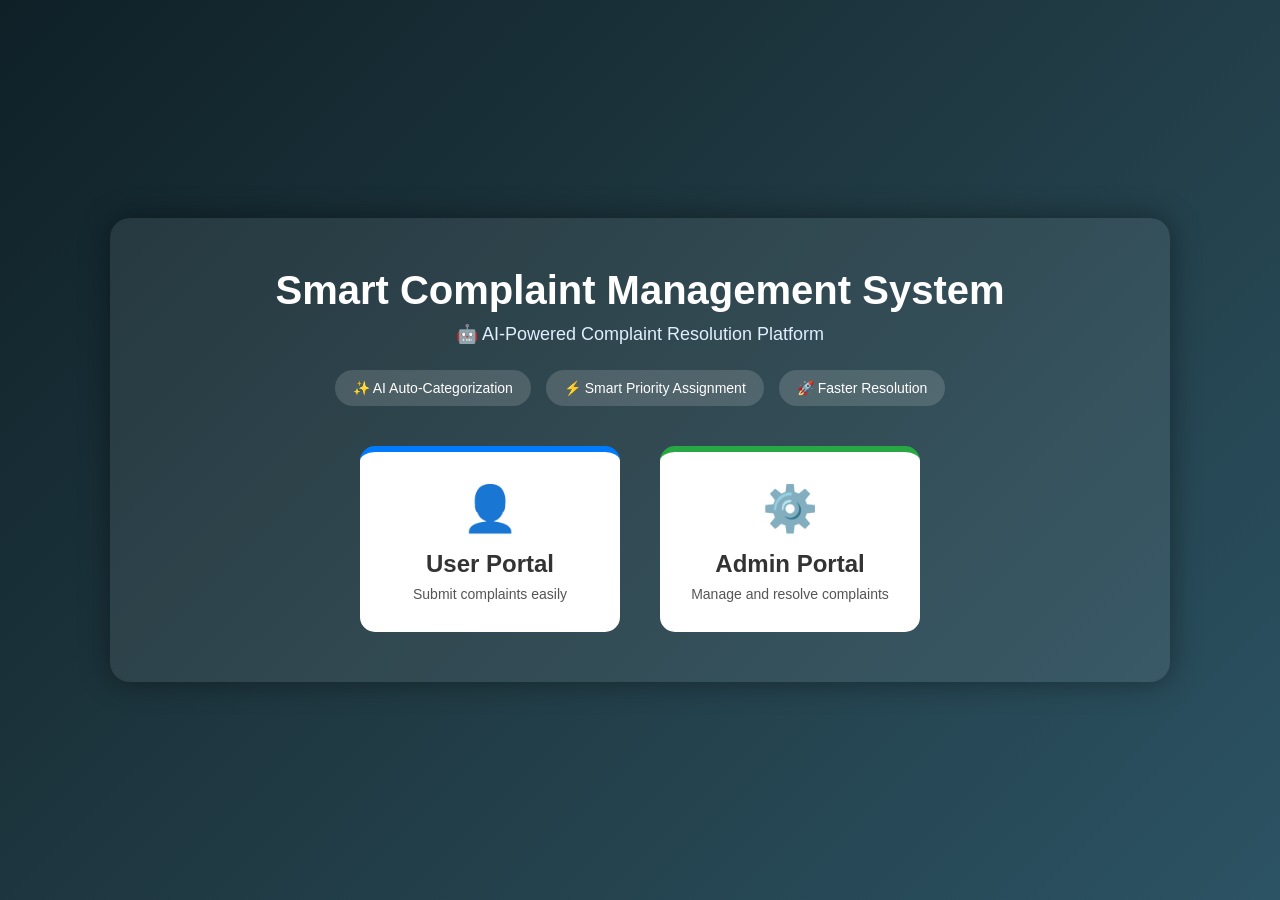
<file: frontend/index.html>
<!DOCTYPE html>
<html lang="en">
<head>
    <meta charset="UTF-8">
    <meta name="viewport" content="width=device-width, initial-scale=1.0">
    <title>Smart Complaint Management System</title>
    <link rel="stylesheet" href="style.css">
</head>
<body>

<div class="container">
    <div class="landing-page">
        <h1>Smart Complaint Management System</h1>
        <p class="subtitle">🤖 AI-Powered Complaint Resolution Platform</p>

        <div class="ai-features">
            <div class="ai-feature-item">✨ AI Auto-Categorization</div>
            <div class="ai-feature-item">⚡ Smart Priority Assignment</div>
            <div class="ai-feature-item">🚀 Faster Resolution</div>
        </div>

        <div class="selection-cards">
            <!-- USER -->
            <div class="card user-card" onclick="window.location.href='user-login.html'">
                <div class="card-icon">👤</div>
                <h2>User Portal</h2>
                <p>Submit complaints easily</p>
            </div>

            <!-- ADMIN -->
            <div class="card admin-card" onclick="window.location.href='admin-login.html'">
                <div class="card-icon">⚙️</div>
                <h2>Admin Portal</h2>
                <p>Manage and resolve complaints</p>
            </div>
        </div>
    </div>
</div>

</body>
</html>
</file>
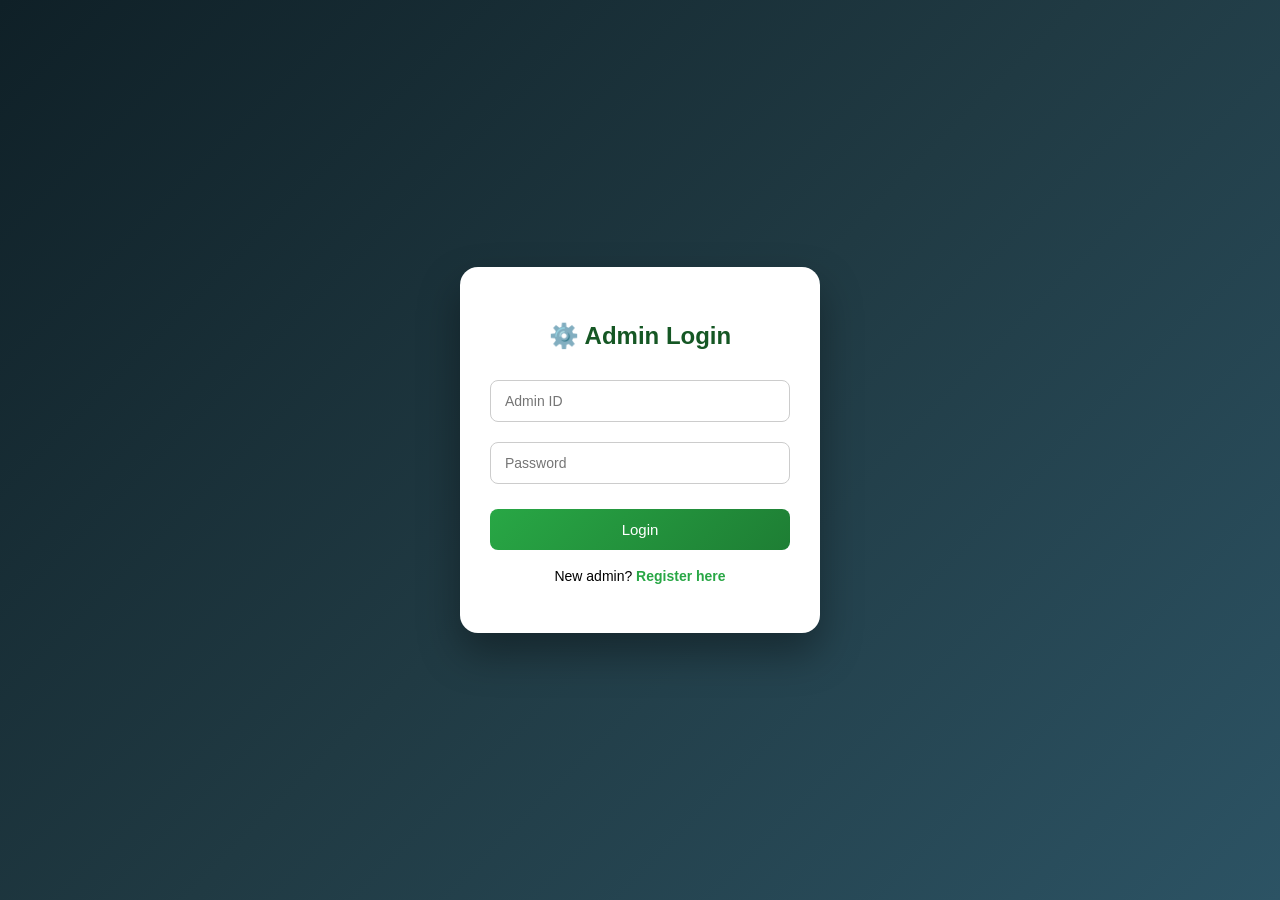
<file: frontend/admin-login.html>
<!DOCTYPE html>
<html lang="en">
<head>
    <meta charset="UTF-8">
    <title>Admin Login</title>
    <link rel="stylesheet" href="auth.css">
</head>
<body>

<div class="auth-box admin">
    <h2>⚙️ Admin Login</h2>

    <input type="text" id="adminId" placeholder="Admin ID" required>
    <input type="password" id="password" placeholder="Password" required>

    <button onclick="login()">Login</button>

    <p>
        New admin?
        <a href="admin-register.html">Register here</a>
    </p>
</div>

<script>
function login() {
    const data = {
        adminId: document.getElementById("adminId").value,
        password: document.getElementById("password").value
    };

    fetch("http://localhost:8080/auth/admin/login", {
        method: "POST",
        headers: { "Content-Type": "application/json" },
        body: JSON.stringify(data)
    })
    .then(res => res.json())
    .then(admin => {
        if (admin && admin.id) {
            // ✅ Existing admin → dashboard
            sessionStorage.setItem("role", "admin");
            sessionStorage.setItem("adminId", admin.id);
            window.location.href = "admin.html";
        } else {
            // ❌ Not registered
            alert("Admin not found. Please register first.");
            window.location.href = "admin-register.html";
        }
    })
    .catch(() => alert("Server error"));
}
</script>

</body>
</html>
</file>
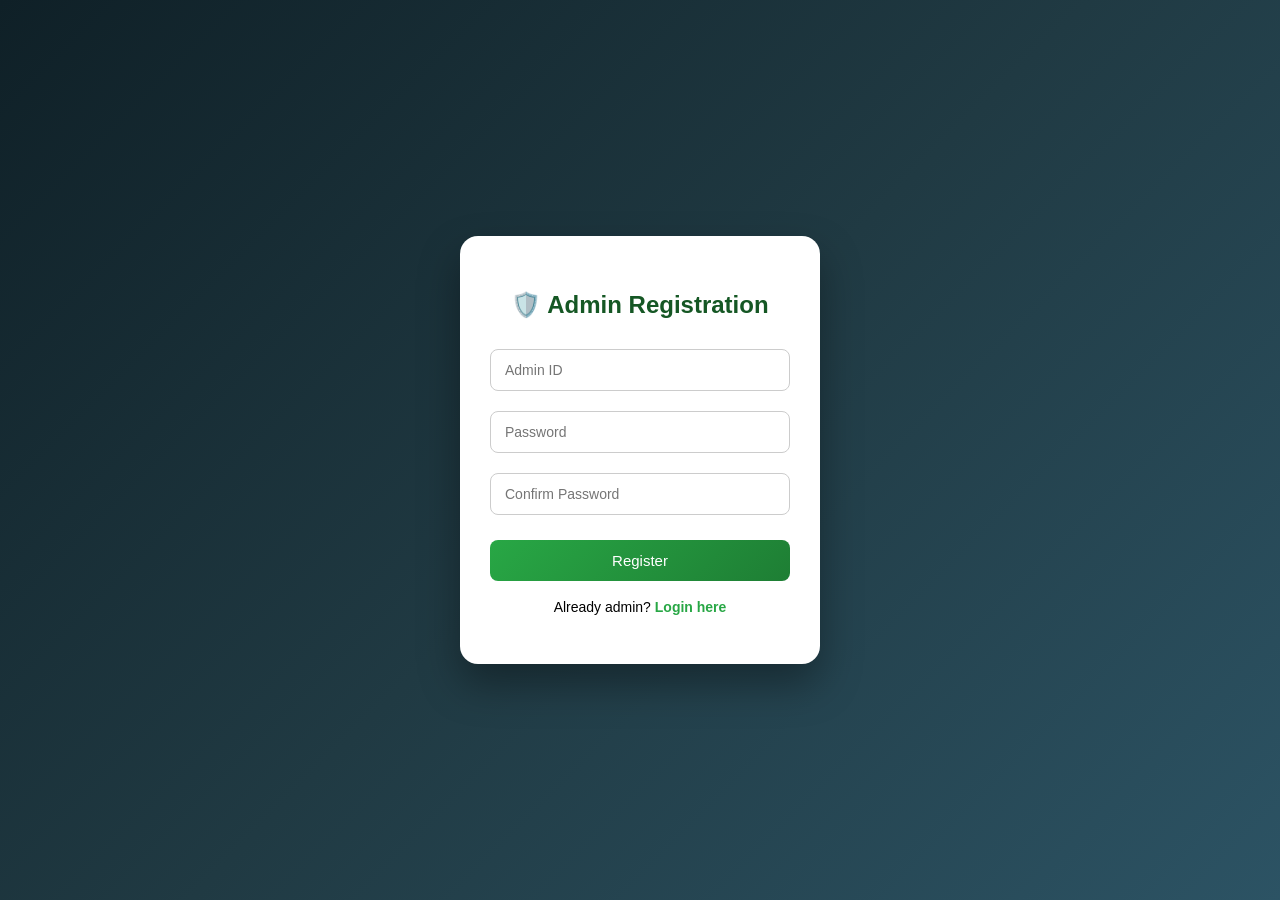
<file: frontend/admin-register.html>
<!DOCTYPE html>
<html lang="en">
<head>
    <meta charset="UTF-8">
    <title>Admin Registration</title>
    <link rel="stylesheet" href="auth.css">
</head>
<body>

<div class="auth-box admin">
    <h2>🛡️ Admin Registration</h2>

    <input type="text" id="adminId" placeholder="Admin ID" required>
    <input type="password" id="password" placeholder="Password" required>
    <input type="password" id="confirm" placeholder="Confirm Password" required>

    <button onclick="register()">Register</button>

    <p>
        Already admin?
        <a href="admin-login.html">Login here</a>
    </p>
</div>

<script>
function register() {
    const password = document.getElementById("password").value;
    const confirm = document.getElementById("confirm").value;

    if (password !== confirm) {
        alert("Passwords do not match");
        return;
    }

    const data = {
        adminId: document.getElementById("adminId").value,
        password: password
    };

    fetch("http://localhost:8080/auth/admin/register", {
        method: "POST",
        headers: {
            "Content-Type": "application/json"
        },
        body: JSON.stringify(data)
    })
    .then(res => res.json())
    .then(() => {
        alert("Admin registered successfully");
        window.location.href = "admin-login.html";
    })
    .catch(() => alert("Registration failed"));
}
</script>

</body>
</html>
</file>
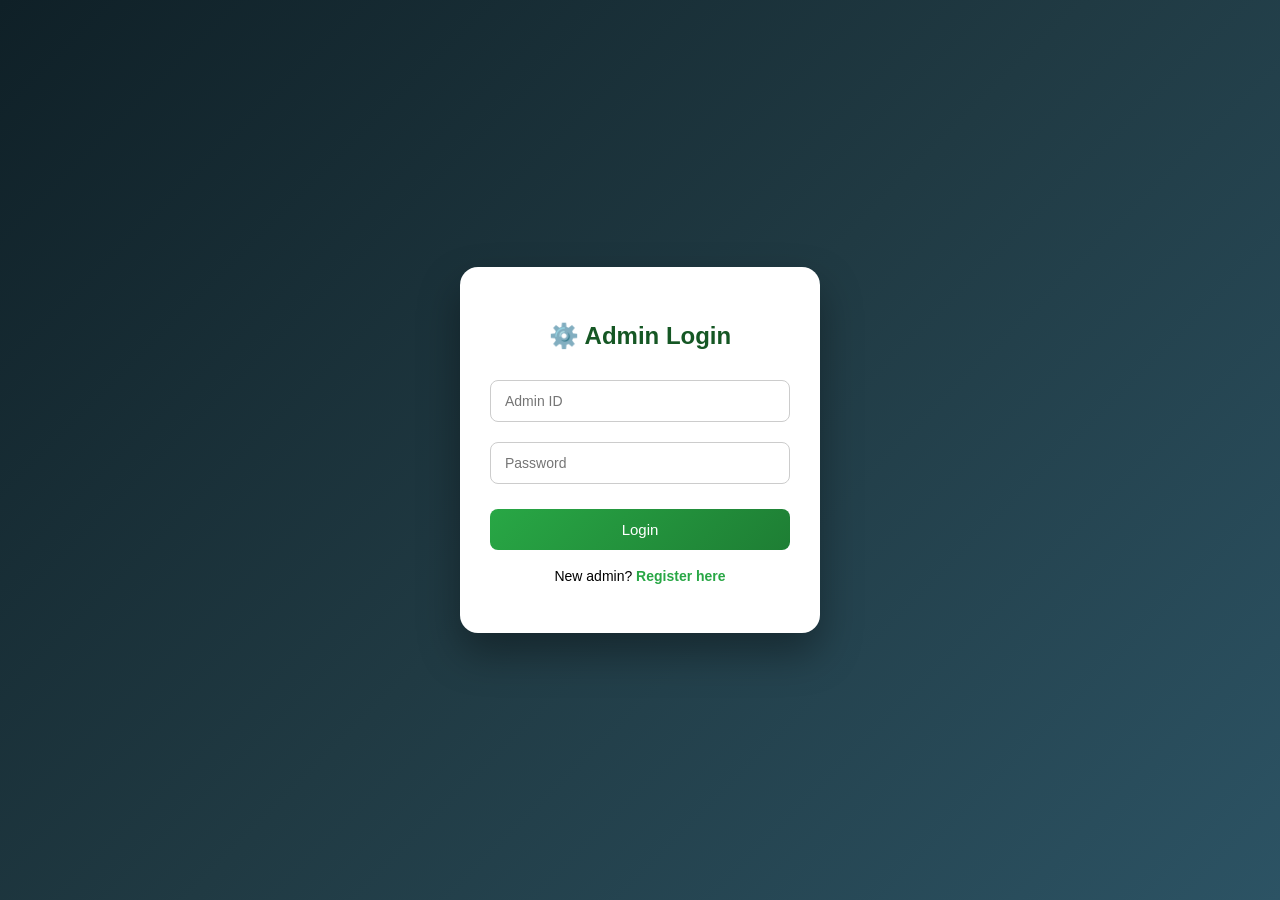
<file: frontend/admin.html>
<!DOCTYPE html>
<html lang="en">
<head>
    <meta charset="UTF-8">
    <title>Admin Dashboard</title>
    <link rel="stylesheet" href="admin.css">

    <!-- 🔒 Admin Access Protection -->
    <script>
        if (sessionStorage.getItem("role") !== "admin") {
            alert("Admin access only. Please login.");
            window.location.href = "admin-login.html";
        }
    </script>
</head>
<body>

<div class="container">

    <!-- HEADER -->
    <div class="header">
        <div>
            <h1>🛠️ Admin Dashboard</h1>
            <p class="ai-indicator">🤖 Powered by AI – Auto Categorization & Priority Assignment</p>
        </div>
        <button class="logout-btn" onclick="logout()">Logout</button>
    </div>

    <!-- STATS -->
    <div class="stats-bar">
        <div class="stat-card">
            <div class="stat-number" id="totalComplaints">0</div>
            <div class="stat-label">Total Complaints</div>
        </div>
        <div class="stat-card">
            <div class="stat-number" id="pendingComplaints">0</div>
            <div class="stat-label">Pending</div>
        </div>
        <div class="stat-card">
            <div class="stat-number" id="inProgressComplaints">0</div>
            <div class="stat-label">In Progress</div>
        </div>
        <div class="stat-card">
            <div class="stat-number" id="resolvedComplaints">0</div>
            <div class="stat-label">Resolved</div>
        </div>
    </div>

    <!-- FILTERS -->
    <div class="filters">
        <select id="statusFilter" onchange="loadComplaints()">
            <option value="ALL">All Status</option>
            <option value="SUBMITTED">Submitted</option>
            <option value="IN_PROGRESS">In Progress</option>
            <option value="RESOLVED">Resolved</option>
        </select>

        <select id="categoryFilter" onchange="loadComplaints()">
            <option value="ALL">All Categories</option>
            <option value="Water">Water</option>
            <option value="Electricity">Electricity</option>
            <option value="Roads">Roads</option>
            <option value="Hostel">Hostel</option>
            <option value="Others">Others</option>
        </select>

        <button class="refresh-btn" onclick="loadComplaints()">Refresh</button>
    </div>

    <!-- COMPLAINT TABLE -->
    <div id="complaintsTable" class="complaints-table">
        <div class="loading">Loading complaints...</div>
    </div>

</div>

<script>
/* LOGOUT */
function logout() {
    sessionStorage.clear();
    window.location.href = "index.html";
}

/* LOAD COMPLAINTS */
async function loadComplaints() {
    const statusFilter = document.getElementById('statusFilter').value;
    const categoryFilter = document.getElementById('categoryFilter').value;

    try {
        const response = await fetch("http://localhost:8080/complaints/all");
        const complaints = await response.json();

        let filtered = complaints;

        if (statusFilter !== "ALL") {
            filtered = filtered.filter(c => c.status === statusFilter);
        }

        if (categoryFilter !== "ALL") {
            filtered = filtered.filter(c => c.category === categoryFilter);
        }

        updateStats(complaints);

        const tableDiv = document.getElementById("complaintsTable");

        if (filtered.length === 0) {
            tableDiv.innerHTML = `<div class="no-data">No complaints found.</div>`;
            return;
        }

        tableDiv.innerHTML = `
            <table>
                <thead>
                    <tr>
                        <th>ID</th>
                        <th>Description</th>
                        <th>Category</th>
                        <th>Priority</th>
                        <th>Status</th>
                        <th>Image</th>
                        <th>Action</th>
                    </tr>
                </thead>
                <tbody>
                    ${filtered.map(c => `
                        <tr>
                            <td>${c.id}</td>
                            <td class="description-cell">${c.description}</td>
                            <td>
                                <span class="category-badge">📁 ${c.category}</span>
                                <div class="ai-badge">🤖 AI</div>
                            </td>
                            <td>
                                <span class="priority-badge priority-${c.priority}">⚡ ${c.priority}</span>
                                <div class="ai-badge">🤖 AI</div>
                            </td>
                            <td>
                                <span class="status-badge status-${c.status.toLowerCase().replace('_','-')}">
                                    ${c.status.replace('_',' ')}
                                </span>
                            </td>
                            <td>${c.imageUrl ? `<img src="${c.imageUrl}" class="table-image" onclick="showImage('${c.imageUrl}')">` : 'No Image'}</td>
                            <td>
                                <select class="status-select" onchange="updateStatus(${c.id}, this.value)">
                                    <option value="SUBMITTED" ${c.status === 'SUBMITTED' ? 'selected' : ''}>Submitted</option>
                                    <option value="IN_PROGRESS" ${c.status === 'IN_PROGRESS' ? 'selected' : ''}>In Progress</option>
                                    <option value="RESOLVED" ${c.status === 'RESOLVED' ? 'selected' : ''}>Resolved</option>
                                </select>
                            </td>
                        </tr>
                    `).join("")}
                </tbody>
            </table>
        `;

    } catch (err) {
        document.getElementById("complaintsTable").innerHTML =
            `<div class="error">Error loading complaints</div>`;
    }
}

/* UPDATE STATUS */
async function updateStatus(id, status) {
    await fetch(`http://localhost:8080/complaints/update/${id}?status=${status}`, {
        method: "PUT"
    });
    loadComplaints();
}

/* UPDATE STATS */
function updateStats(complaints) {
    document.getElementById("totalComplaints").innerText = complaints.length;
    document.getElementById("pendingComplaints").innerText =
        complaints.filter(c => c.status === "SUBMITTED").length;
    document.getElementById("inProgressComplaints").innerText =
        complaints.filter(c => c.status === "IN_PROGRESS").length;
    document.getElementById("resolvedComplaints").innerText =
        complaints.filter(c => c.status === "RESOLVED").length;
}

/* IMAGE MODAL */
function showImage(url) {
    const modal = document.createElement("div");
    modal.className = "image-modal";
    modal.innerHTML = `
        <div class="modal-content">
            <span class="close-modal" onclick="this.parentElement.parentElement.remove()">&times;</span>
            <img src="${url}">
        </div>`;
    document.body.appendChild(modal);
}

/* LOAD ON START */
loadComplaints();
</script>

</body>
</html>
</file>
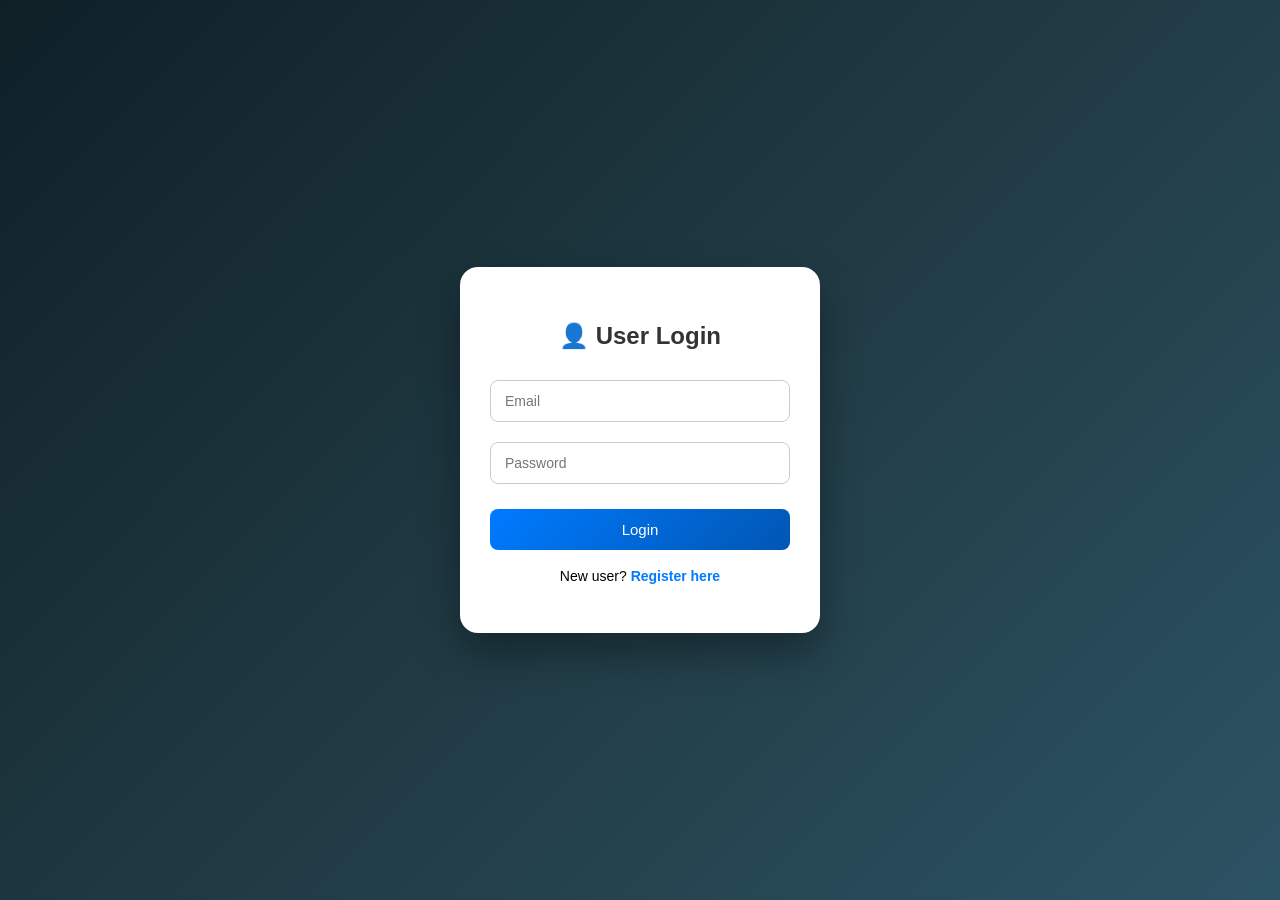
<file: frontend/user-login.html>
<!DOCTYPE html>
<html lang="en">
<head>
    <meta charset="UTF-8">
    <title>User Login</title>
    <link rel="stylesheet" href="auth.css">
</head>
<body>

<div class="auth-box">
    <h2>👤 User Login</h2>

    <input type="email" id="email" placeholder="Email" required>
    <input type="password" id="password" placeholder="Password" required>

    <button onclick="login()">Login</button>

    <p>
        New user?
        <a href="user-register.html">Register here</a>
    </p>
</div>

<script>
function login() {
    const data = {
        email: document.getElementById("email").value,
        password: document.getElementById("password").value
    };

    fetch("http://localhost:8080/auth/user/login", {
        method: "POST",
        headers: { "Content-Type": "application/json" },
        body: JSON.stringify(data)
    })
    .then(res => res.json())
    .then(user => {
        if (user && user.id) {
            // ✅ Existing user → dashboard
            sessionStorage.setItem("role", "user");
            sessionStorage.setItem("userId", user.id);
            window.location.href = "user.html";
        } else {
            // ❌ Not registered
            alert("User not found. Please register first.");
            window.location.href = "user-register.html";
        }
    })
    .catch(() => alert("Server error"));
}
</script>

</body>
</html>
</file>
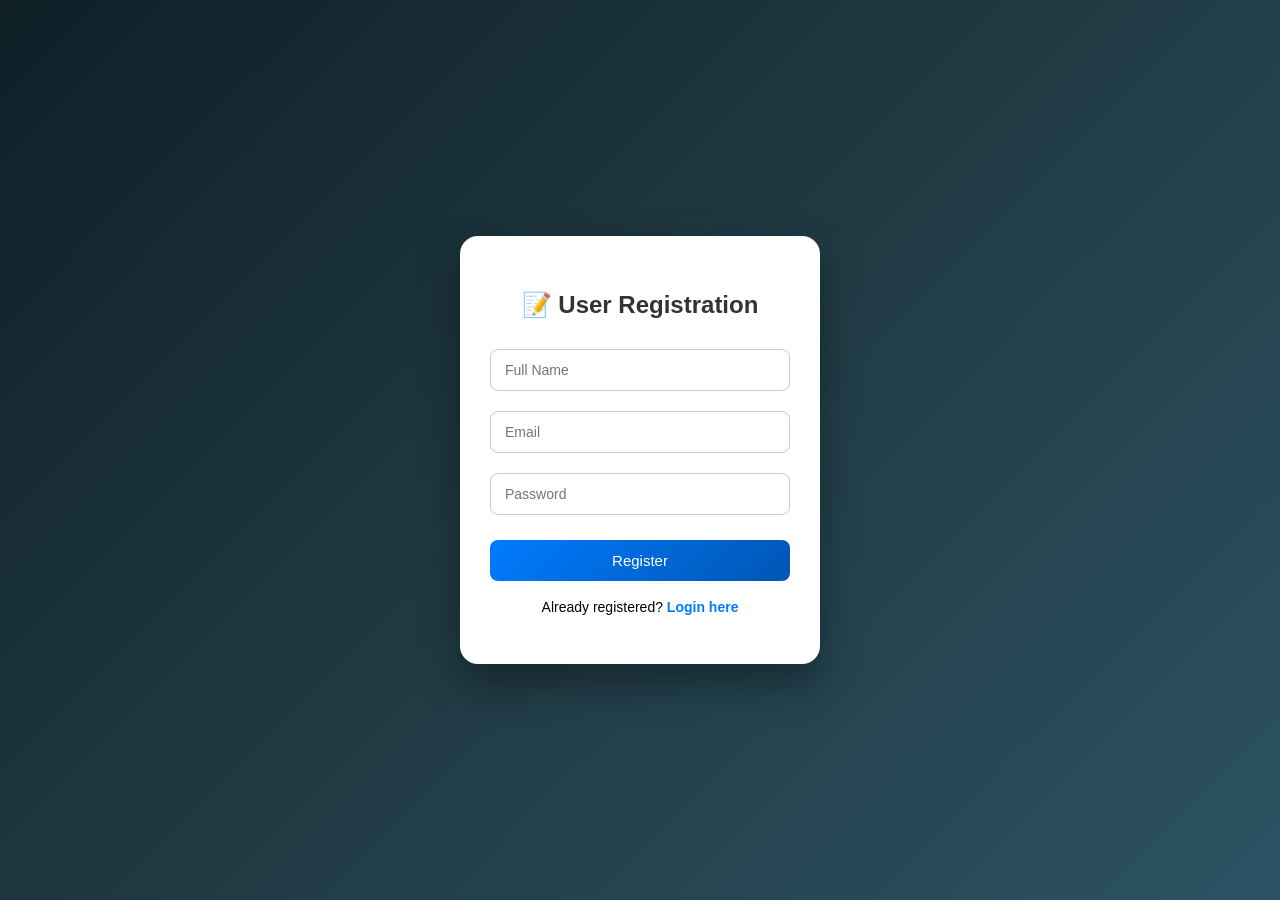
<file: frontend/user-register.html>
<!DOCTYPE html>
<html lang="en">
<head>
    <meta charset="UTF-8">
    <title>User Registration</title>
    <link rel="stylesheet" href="auth.css">
</head>
<body>

<div class="auth-box">
    <h2>📝 User Registration</h2>

    <input type="text" id="name" placeholder="Full Name" required>
    <input type="email" id="email" placeholder="Email" required>
    <input type="password" id="password" placeholder="Password" required>

    <button onclick="register()">Register</button>

    <p>
        Already registered?
        <a href="user-login.html">Login here</a>
    </p>
</div>

<script>
function register() {
    const data = {
        name: document.getElementById("name").value,
        email: document.getElementById("email").value,
        password: document.getElementById("password").value
    };

    fetch("http://localhost:8080/auth/user/register", {
        method: "POST",
        headers: {
            "Content-Type": "application/json"
        },
        body: JSON.stringify(data)
    })
    .then(res => res.json())
    .then(() => {
        alert("User registered successfully");
        window.location.href = "user-login.html";
    })
    .catch(() => alert("Registration failed"));
}
</script>

</body>
</html>
</file>
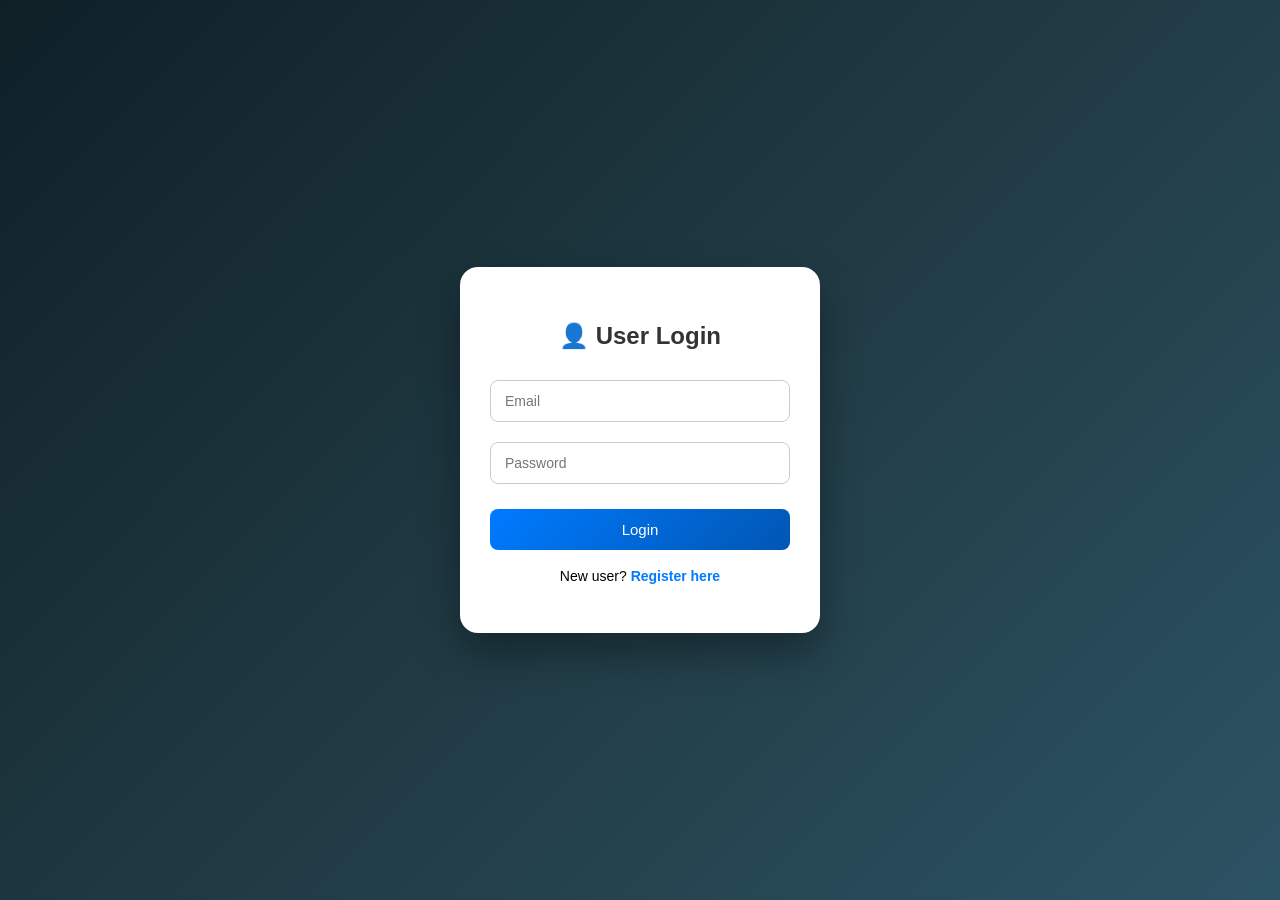
<file: frontend/user.html>
<!DOCTYPE html>
<html lang="en">
<head>
    <meta charset="UTF-8">
    <title>User Dashboard</title>
    <link rel="stylesheet" href="user.css">

    <!-- 🔒 User Access Protection -->
    <script>
        if (sessionStorage.getItem("role") !== "user") {
            alert("Please login as User first");
            window.location.href = "user-login.html";
        }
    </script>
</head>
<body>

<div class="container">
    <div class="header">
        <h1>👤 User Dashboard</h1>
        <button class="logout-btn" onclick="logout()">Logout</button>
    </div>

    <!-- COMPLAINT FORM -->
    <div class="complaint-form">
        <h2>Submit Complaint</h2>

        <form id="complaintForm">
    <label>Complaint Description</label>
    <textarea id="description"
              placeholder="Describe your issue clearly..."
              required></textarea>

    <!-- IMAGE UPLOAD -->
    <label>Upload Image (optional)</label>
    <input type="file" id="image" accept="image/*">

    <!-- IMAGE PREVIEW -->
    <div id="imagePreview"></div>

    <!-- AI placeholder -->
    <input type="hidden" id="priority" value="0">

    <button type="submit">Submit Complaint</button>
</form>


        <p id="message"></p>

        <!-- AI RESULT -->
        <div id="aiResult" style="display:none;" class="ai-box">
            <h3>🤖 AI Analysis</h3>
            <p><strong>Category:</strong> <span id="aiCategory"></span></p>
            <p><strong>Priority:</strong> <span id="aiPriority"></span></p>
        </div>
    </div>

    <!-- RECENT COMPLAINTS -->
    <div class="recent-complaints">
        <h2>Your Recent Complaints</h2>
        <div id="complaintsList"></div>
    </div>
</div>

<script>
/* LOGOUT */
function logout() {
    sessionStorage.clear();
    window.location.href = "index.html";
}

/* SUBMIT COMPLAINT */
document.getElementById("complaintForm").addEventListener("submit", function (e) {
    e.preventDefault();

    const data = {
        description: document.getElementById("description").value,
        priority: 0
    };

    fetch("http://localhost:8080/complaints/submit", {
        method: "POST",
        headers: { "Content-Type": "application/json" },
        body: JSON.stringify(data)
    })
    .then(res => res.json())
    .then(result => {
        document.getElementById("message").innerText =
            "✅ Complaint submitted successfully";

        document.getElementById("aiCategory").innerText = result.category;
        document.getElementById("aiPriority").innerText = result.priority;

        document.getElementById("aiResult").style.display = "block";
        document.getElementById("complaintForm").reset();

        loadComplaints();
    })
    .catch(() => {
        document.getElementById("message").innerText =
            "❌ Error submitting complaint";
    });
});

/* LOAD PREVIOUS COMPLAINTS */
function loadComplaints() {
    fetch("http://localhost:8080/complaints/all")
        .then(res => res.json())
        .then(data => {
            const list = document.getElementById("complaintsList");
            list.innerHTML = "";

            if (data.length === 0) {
                list.innerHTML = "<p>No complaints yet.</p>";
                return;
            }

            data.slice(-5).reverse().forEach(c => {
                list.innerHTML += `
                    <div class="complaint-card">
                        <p><strong>ID:</strong> ${c.id}</p>
                        <p>${c.description}</p>
                        <p><strong>Category:</strong> ${c.category}</p>
                        <p><strong>Priority:</strong> ${c.priority}</p>
                        <p><strong>Status:</strong> ${c.status}</p>
                    </div>
                `;
            });
        });
}
document.getElementById("image").addEventListener("change", function () {
    const preview = document.getElementById("imagePreview");
    preview.innerHTML = "";

    const file = this.files[0];
    if (file) {
        const reader = new FileReader();
        reader.onload = function (e) {
            const img = document.createElement("img");
            img.src = e.target.result;
            preview.appendChild(img);
        };
        reader.readAsDataURL(file);
    }
});

/* LOAD ON PAGE START */
loadComplaints();
</script>

</body>
</html>
</file>
<file: frontend/style.css>
* {
    margin: 0;
    padding: 0;
    box-sizing: border-box;
    font-family: "Segoe UI", Arial, sans-serif;
}

body {
    height: 100vh;
    background: linear-gradient(135deg, #0f2027, #203a43, #2c5364);
    display: flex;
    justify-content: center;
    align-items: center;
    color: white;
}

.container {
    width: 100%;
    max-width: 1100px;
    padding: 20px;
}

.landing-page {
    background: rgba(255, 255, 255, 0.08);
    border-radius: 20px;
    padding: 50px 30px;
    text-align: center;
    box-shadow: 0 0 30px rgba(0,0,0,0.4);
}

h1 {
    font-size: 40px;
    margin-bottom: 10px;
}

.subtitle {
    font-size: 18px;
    margin-bottom: 25px;
    color: #dfefff;
}

.ai-features {
    display: flex;
    justify-content: center;
    gap: 15px;
    margin-bottom: 40px;
    flex-wrap: wrap;
}

.ai-feature-item {
    background: rgba(255,255,255,0.15);
    padding: 10px 18px;
    border-radius: 25px;
    font-size: 14px;
}

.selection-cards {
    display: flex;
    justify-content: center;
    gap: 40px;
    flex-wrap: wrap;
}

.card {
    width: 260px;
    background: white;
    color: #333;
    border-radius: 15px;
    padding: 30px 20px;
    cursor: pointer;
    transition: transform 0.3s, box-shadow 0.3s;
}

.card:hover {
    transform: translateY(-10px);
    box-shadow: 0 15px 30px rgba(0,0,0,0.3);
}

.card-icon {
    font-size: 45px;
    margin-bottom: 15px;
}

.card h2 {
    margin-bottom: 8px;
}

.card p {
    font-size: 14px;
    color: #555;
}

.user-card {
    border-top: 6px solid #007bff;
}

.admin-card {
    border-top: 6px solid #28a745;
}
</file>
<file: frontend/auth.css>
* {
    box-sizing: border-box;
    font-family: "Segoe UI", Arial, sans-serif;
}

body {
    height: 100vh;
    margin: 0;
    background: linear-gradient(135deg, #0f2027, #203a43, #2c5364);
    display: flex;
    justify-content: center;
    align-items: center;
}

/* AUTH CARD */
.auth-box {
    background: white;
    width: 360px;
    padding: 35px 30px;
    border-radius: 18px;
    box-shadow: 0 20px 40px rgba(0,0,0,0.35);
    text-align: center;
    animation: slideIn 0.6s ease;
}

@keyframes slideIn {
    from {
        transform: translateY(30px);
        opacity: 0;
    }
    to {
        transform: translateY(0);
        opacity: 1;
    }
}

/* HEADINGS */
.auth-box h2 {
    margin-bottom: 20px;
    color: #333;
}

/* INPUTS */
.auth-box input {
    width: 100%;
    padding: 12px 14px;
    margin: 10px 0;
    border-radius: 8px;
    border: 1px solid #ccc;
    font-size: 14px;
    transition: border 0.3s, box-shadow 0.3s;
}

.auth-box input:focus {
    outline: none;
    border-color: #007bff;
    box-shadow: 0 0 8px rgba(0,123,255,0.3);
}

/* BUTTON */
.auth-box button {
    width: 100%;
    padding: 12px;
    margin-top: 15px;
    background: linear-gradient(135deg, #007bff, #0056b3);
    border: none;
    border-radius: 8px;
    color: white;
    font-size: 15px;
    cursor: pointer;
    transition: transform 0.2s, box-shadow 0.2s;
}

.auth-box button:hover {
    transform: translateY(-2px);
    box-shadow: 0 8px 18px rgba(0,0,0,0.25);
}

/* LINKS */
.auth-box p {
    margin-top: 18px;
    font-size: 14px;
}

.auth-box a {
    color: #007bff;
    text-decoration: none;
    font-weight: 600;
}

.auth-box a:hover {
    text-decoration: underline;
}

/* ADMIN THEME */
.auth-box.admin h2 {
    color: #155724;
}

.auth-box.admin input:focus {
    border-color: #28a745;
    box-shadow: 0 0 8px rgba(40,167,69,0.3);
}

.auth-box.admin button {
    background: linear-gradient(135deg, #28a745, #1e7e34);
}

.auth-box.admin a {
    color: #28a745;
}

/* RESPONSIVE */
@media (max-width: 420px) {
    .auth-box {
        width: 90%;
        padding: 30px 20px;
    }
}
</file>
<file: frontend/admin.css>
* {
    box-sizing: border-box;
    font-family: "Segoe UI", Arial, sans-serif;
}

body {
    margin: 0;
    min-height: 100vh;
    background: linear-gradient(135deg, #141e30, #243b55);
    padding: 30px;
    color: #333;
}

/* MAIN CONTAINER */
.container {
    background: #ffffff;
    min-height: calc(100vh - 60px);
    padding: 30px;
    border-radius: 20px;
    box-shadow: 0 25px 45px rgba(0,0,0,0.35);
}

/* HEADER */
.header {
    display: flex;
    justify-content: space-between;
    align-items: center;
    margin-bottom: 25px;
}

.header h1 {
    margin: 0;
    font-size: 28px;
}

.ai-indicator {
    margin-top: 6px;
    color: #007bff;
    font-weight: 600;
}

.back-btn {
    text-decoration: none;
    background: #6c757d;
    color: white;
    padding: 10px 16px;
    border-radius: 6px;
    font-size: 14px;
}

.back-btn:hover {
    background: #5a6268;
}

/* STATS BAR */
.stats-bar {
    display: grid;
    grid-template-columns: repeat(auto-fit, minmax(180px, 1fr));
    gap: 20px;
    margin-bottom: 30px;
}

.stat-card {
    background: #f8f9fa;
    border-radius: 16px;
    padding: 22px;
    text-align: center;
    box-shadow: 0 12px 22px rgba(0,0,0,0.18);
}

.stat-number {
    font-size: 34px;
    font-weight: bold;
    color: #007bff;
}

.stat-label {
    margin-top: 6px;
    font-weight: 600;
    color: #555;
}

/* FILTERS */
.filters {
    display: flex;
    gap: 15px;
    flex-wrap: wrap;
    margin-bottom: 25px;
}

.filters select,
.refresh-btn {
    padding: 10px 14px;
    border-radius: 8px;
    border: 1px solid #ccc;
    font-size: 14px;
}

.refresh-btn {
    background: linear-gradient(135deg, #007bff, #0056b3);
    color: white;
    border: none;
    cursor: pointer;
}

.refresh-btn:hover {
    opacity: 0.9;
}

/* TABLE */
.complaints-table {
    background: #ffffff;
    border-radius: 16px;
    padding: 10px;
    box-shadow: 0 12px 25px rgba(0,0,0,0.2);
}

table {
    width: 100%;
    border-collapse: collapse;
}

th, td {
    padding: 14px 12px;
    text-align: center;
}

th {
    background: linear-gradient(135deg, #007bff, #0056b3);
    color: white;
}

tr:nth-child(even) {
    background: #f8f9fa;
}

.description-cell {
    text-align: left;
    max-width: 300px;
}

/* BADGES */
.category-badge {
    background: #e9f2ff;
    color: #004085;
    padding: 6px 10px;
    border-radius: 12px;
    display: inline-block;
    font-weight: 600;
}

.priority-badge {
    padding: 6px 12px;
    border-radius: 12px;
    font-weight: bold;
    color: white;
}

.priority-1 { background: #6c757d; }
.priority-2 { background: #17a2b8; }
.priority-3 { background: #ffc107; color: #333; }
.priority-4 { background: #fd7e14; }
.priority-5 { background: #dc3545; }

.status-badge {
    padding: 6px 12px;
    border-radius: 12px;
    font-weight: bold;
}

.status-submitted {
    background: #fff3cd;
    color: #856404;
}

.status-in-progress {
    background: #d1ecf1;
    color: #0c5460;
}

.status-resolved {
    background: #d4edda;
    color: #155724;
}

/* AI LABEL */
.ai-badge {
    margin-top: 4px;
    font-size: 12px;
    color: #6c757d;
}

/* IMAGE */
.table-image {
    max-width: 60px;
    border-radius: 6px;
    cursor: pointer;
}

/* STATUS SELECT */
.status-select {
    padding: 6px;
    border-radius: 6px;
}

/* LOADING / NO DATA */
.loading,
.no-data,
.error {
    padding: 20px;
    text-align: center;
    font-weight: 600;
}

/* IMAGE MODAL */
.image-modal {
    position: fixed;
    top: 0;
    left: 0;
    width: 100%;
    height: 100%;
    background: rgba(0,0,0,0.7);
    display: flex;
    justify-content: center;
    align-items: center;
    z-index: 999;
}

.modal-content {
    background: white;
    padding: 20px;
    border-radius: 12px;
    position: relative;
}

.modal-content img {
    max-width: 80vw;
    max-height: 80vh;
}

.close-modal {
    position: absolute;
    top: 8px;
    right: 14px;
    font-size: 24px;
    cursor: pointer;
}

/* RESPONSIVE */
@media (max-width: 768px) {
    body {
        padding: 15px;
    }

    .container {
        padding: 20px;
    }

    th, td {
        font-size: 13px;
    }
}
</file>
<file: frontend/user.css>
* {
    box-sizing: border-box;
    font-family: "Segoe UI", Arial, sans-serif;
}

body {
    margin: 0;
    height: 100vh;
    background: linear-gradient(135deg, #141e30, #243b55);
    color: #333;
}

/* MAIN CONTAINER */
.container {
    min-height: 100vh;
    padding: 30px 50px;
    display: flex;
    flex-direction: column;
}

/* HEADER */
.header {
    display: flex;
    justify-content: space-between;
    align-items: center;
    margin-bottom: 25px;
}

.header h1 {
    color: white;
}

.logout-btn {
    background: #dc3545;
    color: white;
    border: none;
    padding: 10px 16px;
    border-radius: 6px;
    cursor: pointer;
    font-size: 14px;
}

.logout-btn:hover {
    background: #c82333;
}

/* FORM SECTION */
.complaint-form {
    background: white;
    border-radius: 16px;
    padding: 25px 30px;
    box-shadow: 0 15px 30px rgba(0,0,0,0.25);
    margin-bottom: 30px;
}

.complaint-form h2 {
    margin-top: 0;
    margin-bottom: 15px;
}

.complaint-form label {
    font-weight: 600;
    display: block;
    margin-top: 12px;
}

.complaint-form textarea {
    width: 100%;
    height: 120px;
    padding: 12px;
    margin-top: 6px;
    border-radius: 8px;
    border: 1px solid #ccc;
    resize: none;
}

.complaint-form textarea:focus {
    outline: none;
    border-color: #007bff;
}

.complaint-form input[type="file"] {
    margin-top: 8px;
}

.complaint-form button {
    margin-top: 18px;
    width: 100%;
    padding: 12px;
    background: linear-gradient(135deg, #007bff, #0056b3);
    color: white;
    border: none;
    border-radius: 8px;
    font-size: 15px;
    cursor: pointer;
}

.complaint-form button:hover {
    opacity: 0.9;
}

/* IMAGE PREVIEW */
#imagePreview img {
    max-width: 260px;
    margin-top: 10px;
    border-radius: 10px;
    border: 1px solid #ccc;
}

/* AI RESULT BOX */
.ai-box {
    margin-top: 18px;
    background: #eef6ff;
    padding: 15px;
    border-radius: 10px;
    border-left: 6px solid #007bff;
}

/* MESSAGE */
#message {
    margin-top: 12px;
    font-weight: 600;
}

/* RECENT COMPLAINTS */
.recent-complaints {
    background: white;
    border-radius: 16px;
    padding: 25px;
    box-shadow: 0 15px 30px rgba(0,0,0,0.25);
    flex-grow: 1;
}

.recent-complaints h2 {
    margin-top: 0;
    margin-bottom: 15px;
}

.complaint-card {
    background: #f8f9fa;
    padding: 14px;
    border-radius: 10px;
    margin-bottom: 12px;
    border-left: 5px solid #007bff;
}

.complaint-card p {
    margin: 6px 0;
}

/* RESPONSIVE */
@media (max-width: 768px) {
    .container {
        padding: 20px;
    }
}
</file>
